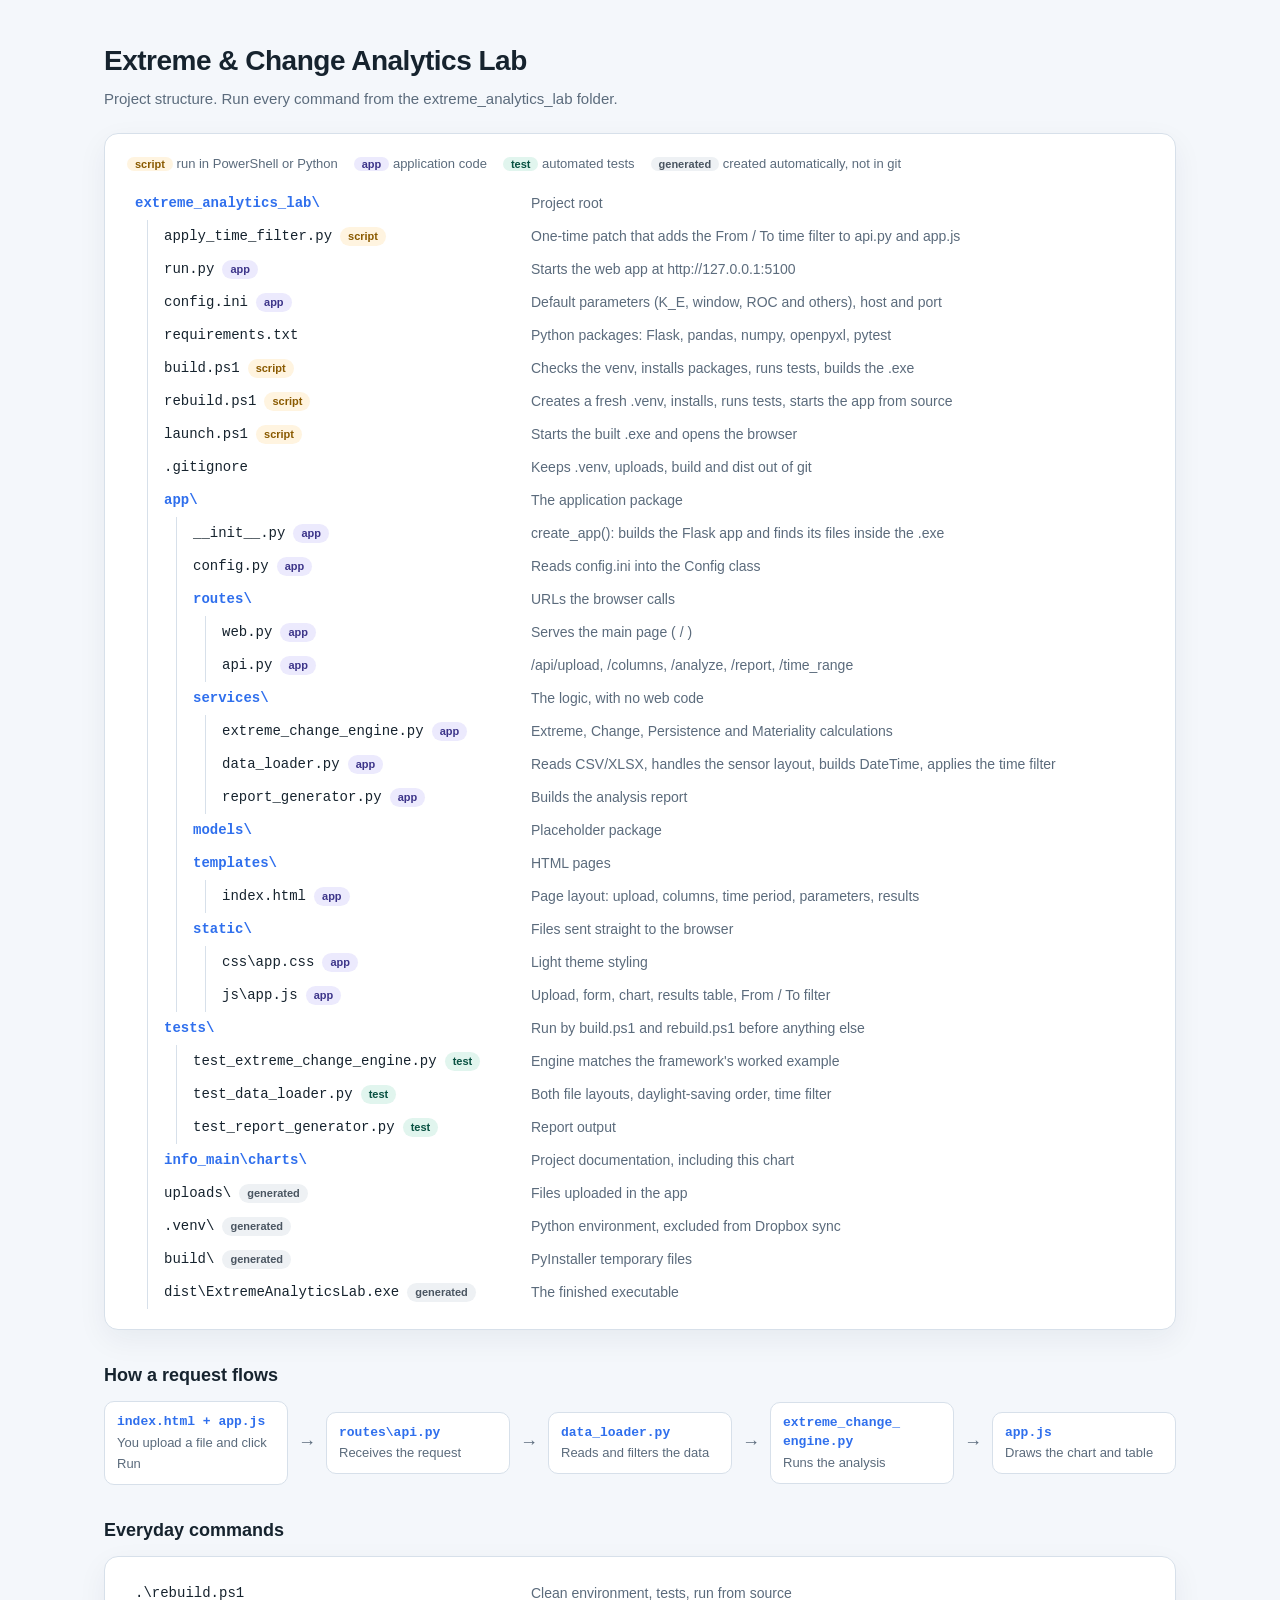
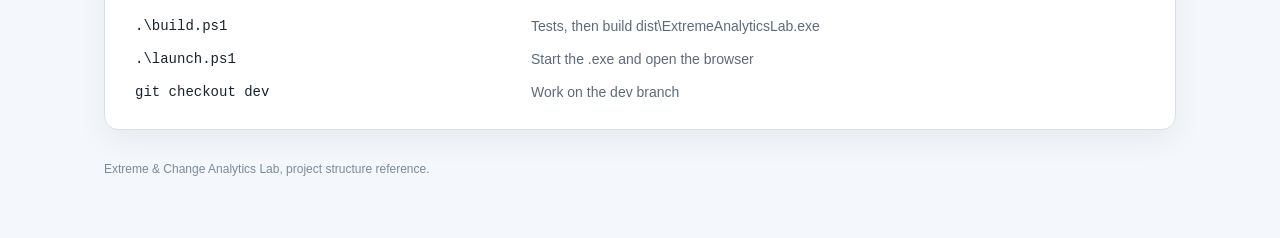
<file: info_main/charts/project_structure.html>
<!doctype html>
<html lang="en">
<head>
<meta charset="utf-8">
<meta name="viewport" content="width=device-width, initial-scale=1">
<title>Extreme &amp; Change Analytics Lab - project structure</title>
<style>
  :root {
    --bg: #f4f7fb; --panel: #ffffff; --text: #16232e; --muted: #5b6b7c;
    --line: #d7e0ea; --accent: #2f6fed;
    --script-bg: #fff4e0; --script-fg: #8a5a00;
    --app-bg: #eceafd;    --app-fg: #3c3489;
    --test-bg: #e1f5ee;   --test-fg: #085041;
    --gen-bg: #eef1f4;    --gen-fg: #4a5561;
  }
  * { box-sizing: border-box; }
  body {
    margin: 0; background: var(--bg); color: var(--text);
    font-family: "Segoe UI", Inter, Arial, sans-serif; line-height: 1.5;
  }
  main { max-width: 1120px; margin: 0 auto; padding: 40px 24px 60px; }
  h1 { font-size: 28px; font-weight: 600; margin: 0 0 6px; letter-spacing: -0.5px; }
  .sub { color: var(--muted); margin: 0 0 22px; font-size: 15px; }
  .panel {
    background: var(--panel); border: 1px solid var(--line); border-radius: 14px;
    padding: 20px 22px; box-shadow: 0 10px 30px rgba(20, 40, 70, 0.06);
  }
  .legend { display: flex; flex-wrap: wrap; gap: 16px; font-size: 13px; color: var(--muted); margin-bottom: 14px; }
  .row {
    display: grid; grid-template-columns: 380px 1fr; gap: 16px;
    align-items: center; padding: 6px 8px; border-radius: 8px;
  }
  .row:hover { background: #f5f8fc; }
  .name {
    font-family: Consolas, "Cascadia Mono", monospace; font-size: 14px;
    white-space: nowrap; display: flex; align-items: center; gap: 8px;
  }
  .folder .name { font-weight: 600; color: var(--accent); }
  .kids .row { grid-template-columns: 351px 1fr; }
  .kids .kids .row { grid-template-columns: 322px 1fr; }
  .kids .kids .kids .row { grid-template-columns: 293px 1fr; }
  .desc { color: var(--muted); font-size: 14px; }
  .kids { margin-left: 20px; border-left: 1px solid var(--line); padding-left: 8px; }
  .flow { flex-wrap: nowrap; }
  .step { flex: 1 1 0; min-width: 0; }
  .tag {
    font-family: "Segoe UI", Arial, sans-serif; font-size: 11px; font-weight: 600;
    padding: 1px 8px; border-radius: 999px;
  }
  .script { background: var(--script-bg); color: var(--script-fg); }
  .app    { background: var(--app-bg);    color: var(--app-fg); }
  .test   { background: var(--test-bg);   color: var(--test-fg); }
  .gen    { background: var(--gen-bg);    color: var(--gen-fg); }
  h2 { font-size: 18px; font-weight: 600; margin: 32px 0 12px; }
  .flow { display: flex; flex-wrap: wrap; align-items: center; gap: 10px; }
  .step {
    background: var(--panel); border: 1px solid var(--line); border-radius: 10px;
    padding: 10px 12px; font-size: 14px;
  }
  .step b { display: block; font-family: Consolas, monospace; font-size: 13px; color: var(--accent); }
  .step span { color: var(--muted); font-size: 13px; }
  .arrow { color: var(--muted); font-size: 18px; }
  footer { color: #7c8b9b; font-size: 12px; margin-top: 30px; }
  @media (max-width: 900px) {
    .flow { flex-wrap: wrap; }
    .step { flex: 1 1 180px; }
  }
  @media (max-width: 640px) {
    .row, .kids .row, .kids .kids .row, .kids .kids .kids .row { grid-template-columns: 1fr; gap: 2px; }
    .name { white-space: normal; }
  }
</style>
</head>
<body>
<main>
  <h1>Extreme &amp; Change Analytics Lab</h1>
  <p class="sub">Project structure. Run every command from the extreme_analytics_lab folder.</p>

  <div class="panel">
    <div class="legend">
      <span><span class="tag script">script</span> run in PowerShell or Python</span>
      <span><span class="tag app">app</span> application code</span>
      <span><span class="tag test">test</span> automated tests</span>
      <span><span class="tag gen">generated</span> created automatically, not in git</span>
    </div>

    <div class="folder"><div class="row name-row"><div class="name">extreme_analytics_lab\</div><div class="desc">Project root</div></div></div>
    <div class="kids">
      <div class="row"><div class="name">apply_time_filter.py <span class="tag script">script</span></div><div class="desc">One-time patch that adds the From / To time filter to api.py and app.js</div></div>
      <div class="row"><div class="name">run.py <span class="tag app">app</span></div><div class="desc">Starts the web app at http://127.0.0.1:5100</div></div>
      <div class="row"><div class="name">config.ini <span class="tag app">app</span></div><div class="desc">Default parameters (K_E, window, ROC and others), host and port</div></div>
      <div class="row"><div class="name">requirements.txt</div><div class="desc">Python packages: Flask, pandas, numpy, openpyxl, pytest</div></div>
      <div class="row"><div class="name">build.ps1 <span class="tag script">script</span></div><div class="desc">Checks the venv, installs packages, runs tests, builds the .exe</div></div>
      <div class="row"><div class="name">rebuild.ps1 <span class="tag script">script</span></div><div class="desc">Creates a fresh .venv, installs, runs tests, starts the app from source</div></div>
      <div class="row"><div class="name">launch.ps1 <span class="tag script">script</span></div><div class="desc">Starts the built .exe and opens the browser</div></div>
      <div class="row"><div class="name">.gitignore</div><div class="desc">Keeps .venv, uploads, build and dist out of git</div></div>

      <div class="folder"><div class="row"><div class="name">app\</div><div class="desc">The application package</div></div></div>
      <div class="kids">
        <div class="row"><div class="name">__init__.py <span class="tag app">app</span></div><div class="desc">create_app(): builds the Flask app and finds its files inside the .exe</div></div>
        <div class="row"><div class="name">config.py <span class="tag app">app</span></div><div class="desc">Reads config.ini into the Config class</div></div>

        <div class="folder"><div class="row"><div class="name">routes\</div><div class="desc">URLs the browser calls</div></div></div>
        <div class="kids">
          <div class="row"><div class="name">web.py <span class="tag app">app</span></div><div class="desc">Serves the main page ( / )</div></div>
          <div class="row"><div class="name">api.py <span class="tag app">app</span></div><div class="desc">/api/upload, /columns, /analyze, /report, /time_range</div></div>
        </div>

        <div class="folder"><div class="row"><div class="name">services\</div><div class="desc">The logic, with no web code</div></div></div>
        <div class="kids">
          <div class="row"><div class="name">extreme_change_engine.py <span class="tag app">app</span></div><div class="desc">Extreme, Change, Persistence and Materiality calculations</div></div>
          <div class="row"><div class="name">data_loader.py <span class="tag app">app</span></div><div class="desc">Reads CSV/XLSX, handles the sensor layout, builds DateTime, applies the time filter</div></div>
          <div class="row"><div class="name">report_generator.py <span class="tag app">app</span></div><div class="desc">Builds the analysis report</div></div>
        </div>

        <div class="folder"><div class="row"><div class="name">models\</div><div class="desc">Placeholder package</div></div></div>

        <div class="folder"><div class="row"><div class="name">templates\</div><div class="desc">HTML pages</div></div></div>
        <div class="kids">
          <div class="row"><div class="name">index.html <span class="tag app">app</span></div><div class="desc">Page layout: upload, columns, time period, parameters, results</div></div>
        </div>

        <div class="folder"><div class="row"><div class="name">static\</div><div class="desc">Files sent straight to the browser</div></div></div>
        <div class="kids">
          <div class="row"><div class="name">css\app.css <span class="tag app">app</span></div><div class="desc">Light theme styling</div></div>
          <div class="row"><div class="name">js\app.js <span class="tag app">app</span></div><div class="desc">Upload, form, chart, results table, From / To filter</div></div>
        </div>
      </div>

      <div class="folder"><div class="row"><div class="name">tests\</div><div class="desc">Run by build.ps1 and rebuild.ps1 before anything else</div></div></div>
      <div class="kids">
        <div class="row"><div class="name">test_extreme_change_engine.py <span class="tag test">test</span></div><div class="desc">Engine matches the framework's worked example</div></div>
        <div class="row"><div class="name">test_data_loader.py <span class="tag test">test</span></div><div class="desc">Both file layouts, daylight-saving order, time filter</div></div>
        <div class="row"><div class="name">test_report_generator.py <span class="tag test">test</span></div><div class="desc">Report output</div></div>
      </div>

      <div class="folder"><div class="row"><div class="name">info_main\charts\</div><div class="desc">Project documentation, including this chart</div></div></div>

      <div class="row"><div class="name">uploads\ <span class="tag gen">generated</span></div><div class="desc">Files uploaded in the app</div></div>
      <div class="row"><div class="name">.venv\ <span class="tag gen">generated</span></div><div class="desc">Python environment, excluded from Dropbox sync</div></div>
      <div class="row"><div class="name">build\ <span class="tag gen">generated</span></div><div class="desc">PyInstaller temporary files</div></div>
      <div class="row"><div class="name">dist\ExtremeAnalyticsLab.exe <span class="tag gen">generated</span></div><div class="desc">The finished executable</div></div>
    </div>
  </div>

  <h2>How a request flows</h2>
  <div class="flow">
    <div class="step"><b>index.html + app.js</b><span>You upload a file and click Run</span></div>
    <div class="arrow">&rarr;</div>
    <div class="step"><b>routes\api.py</b><span>Receives the request</span></div>
    <div class="arrow">&rarr;</div>
    <div class="step"><b>data_loader.py</b><span>Reads and filters the data</span></div>
    <div class="arrow">&rarr;</div>
    <div class="step"><b>extreme_change_<wbr>engine.py</b><span>Runs the analysis</span></div>
    <div class="arrow">&rarr;</div>
    <div class="step"><b>app.js</b><span>Draws the chart and table</span></div>
  </div>

  <h2>Everyday commands</h2>
  <div class="panel">
    <div class="row"><div class="name">.\rebuild.ps1</div><div class="desc">Clean environment, tests, run from source</div></div>
    <div class="row"><div class="name">.\build.ps1</div><div class="desc">Tests, then build dist\ExtremeAnalyticsLab.exe</div></div>
    <div class="row"><div class="name">.\launch.ps1</div><div class="desc">Start the .exe and open the browser</div></div>
    <div class="row"><div class="name">git checkout dev</div><div class="desc">Work on the dev branch</div></div>
  </div>

  <footer>Extreme &amp; Change Analytics Lab, project structure reference.</footer>
</main>
</body>
</html>
</file>
